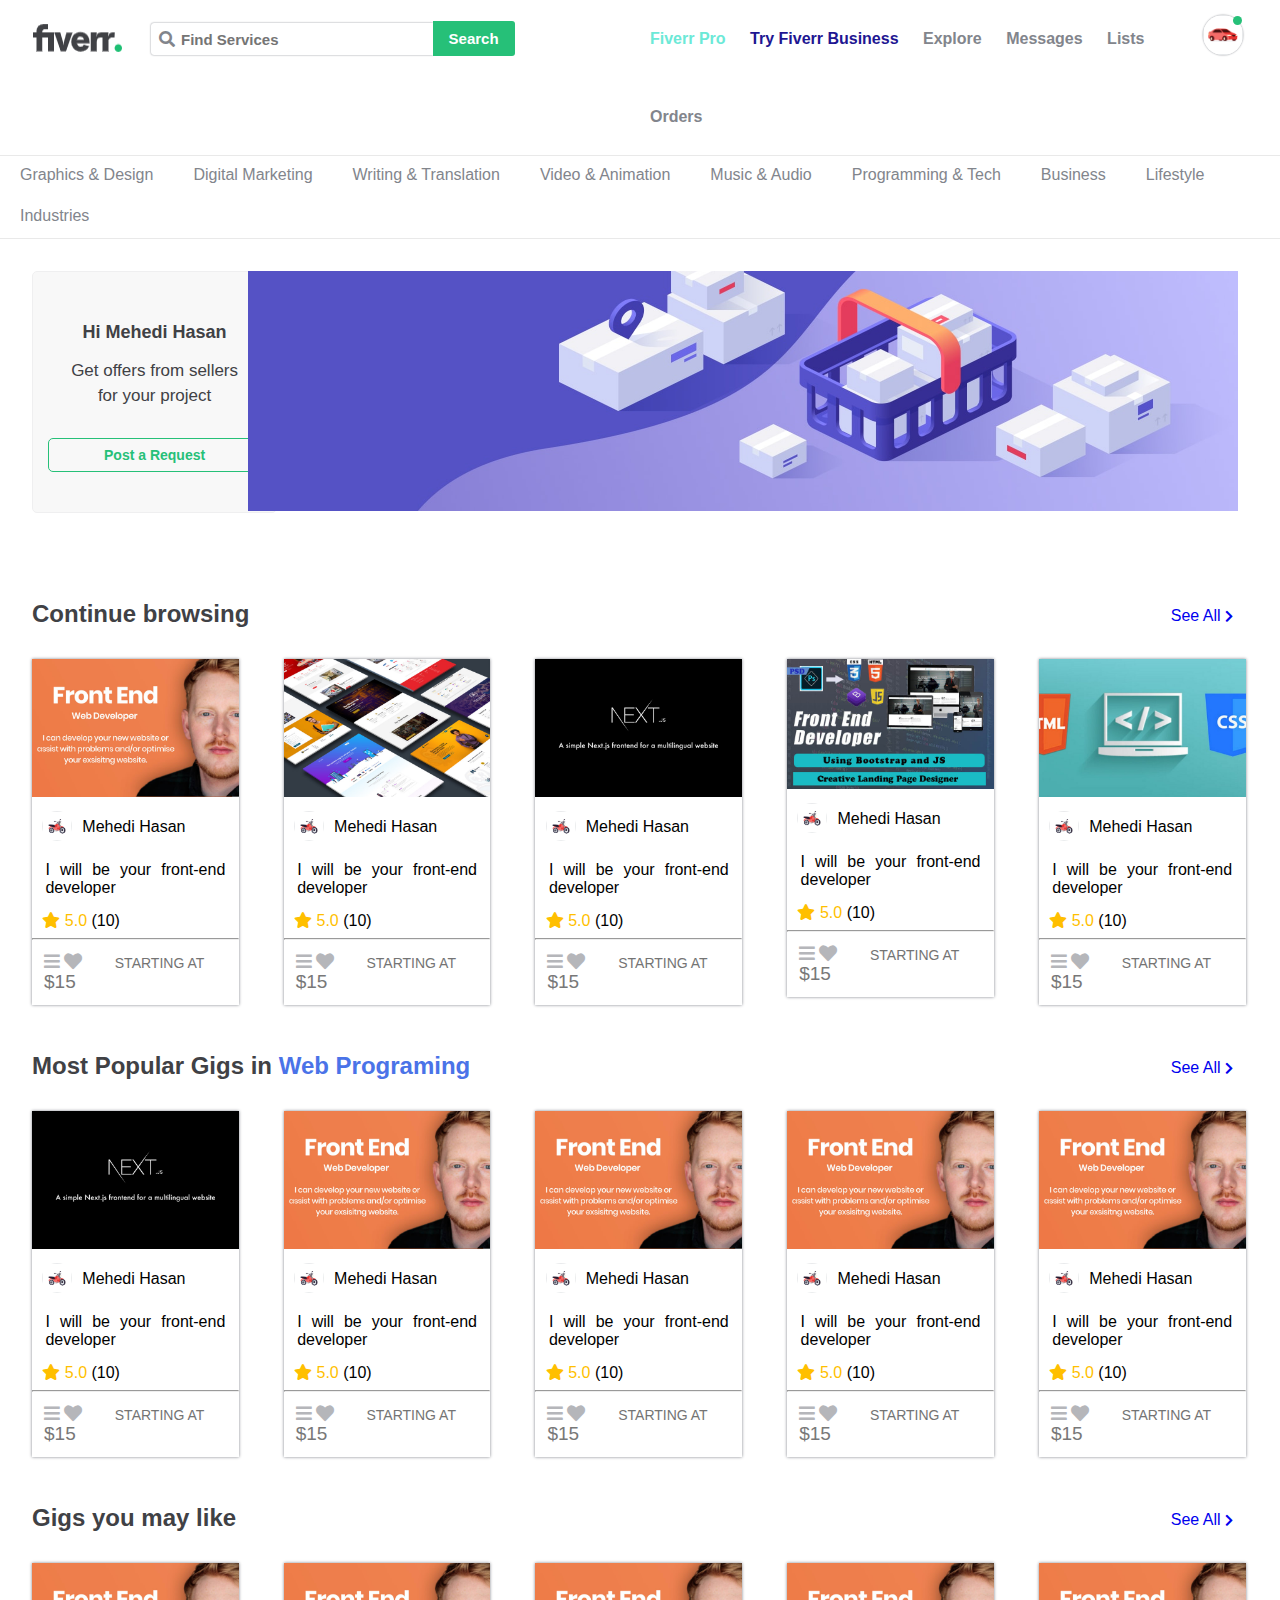
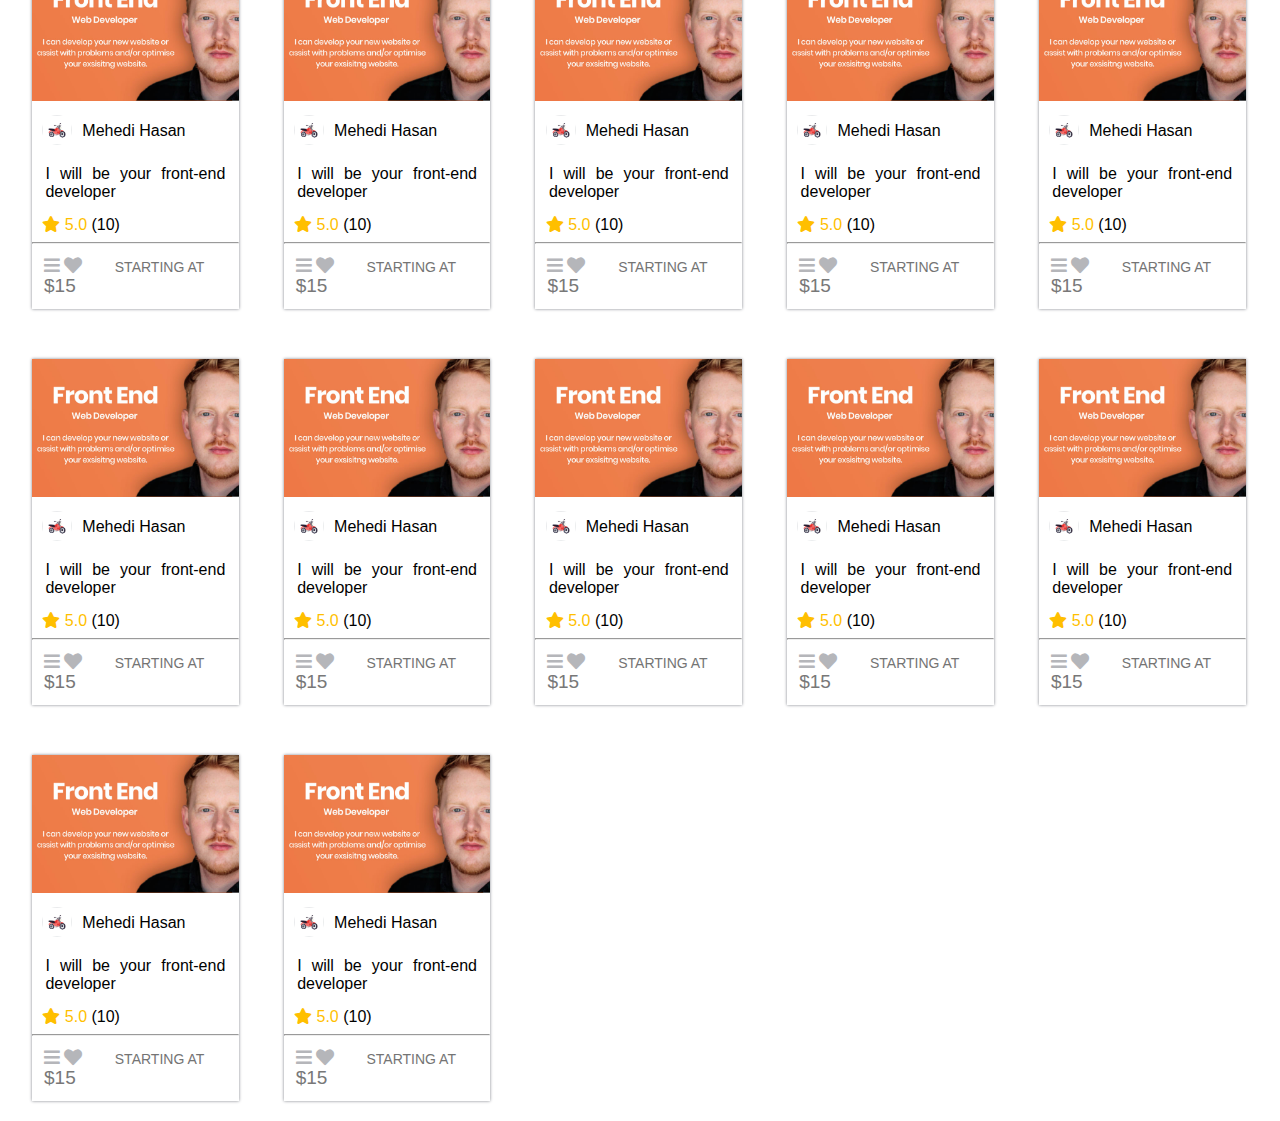
<file: index.html>
<!DOCTYPE html>
<html lang="en">
<head>
    <meta charset="UTF-8">
    <meta name="viewport" content="width=device-width, initial-scale=1.0">
    <title>Fiverr</title>
    <link rel="shortcut icon" href="image/fiverr.png" type="image/x-icon">
    <link rel="stylesheet" href="css/all.min.css">
    <link rel="stylesheet" href="css/style.css">
    
</head>
<body>
    <div class="Header">
        <div class="header_left">
            <div class="header_logo">
                <img src="image/Fiver_header.png" alt="">
            </div>
            <div class="textArea">
                <input type="text" placeholder="Find Services">
                <input type="submit" value="Search">
                <i class="fas fa-search"></i>
            </div>
        </div>

        <div class="header_right">
            <ul>
                <li><a href="#">Fiverr Pro</a></li>
                <li><a href="#">Try Fiverr Business</a></li>
                <li><a href="#">Explore</a></li>
                <li><a href="#">Messages</a></li>
                <li><a href="#">Lists</a></li>
                <li><a href="#">Orders</a></li>
            </ul>
            <div class="profile">
                <a href="#"><img src="image/cars.png" alt=""></a>
                <div class="circle"></div>
            </div>
        </div>
    </div>

    <div class="HeaderMenu">
        <div class="MenuBar">
            <ul>
                <li><a href="#">Graphics & Design</a>
                
                    <div class="Graphics">

                        <div class="one">
                            <ul>
                                <li><a href="#">Logo & Brand Identity</a></li>
                                <li><a href="#">Logo Design</a></li>
                                <li><a href="#">Brand Style Guides</a></li>
                                <li><a href="#">Business Cards & Stationery</a></li>
                            </ul>
                
                            <ul>
                                <li><a href="#">Gaming</a></li>
                                <li><a href="#">Game Art</a></li>
                                <li><a href="#">Graphics for Streamers</a></li>
                                <li><a href="#">Twitch Store</a></li>
                            </ul>
                
                            <ul>
                                <li><a href="#">Art & Illustration</a></li>
                                <li><a href="#">Illustration</a></li>
                                <li><a href="#">Pattern Design <span>NEW</span></a></li>
                                <li><a href="#">Portraits & Caricatures</a></li>
                                <li><a href="#">Cartoons & Comics</a></li>
                                <li><a href="#">Tattoo Design</a></li>
                                <li><a href="#">Storyboards</a></li>
                            </ul>
                        </div>
                
                        <div class="one">
                            <ul>
                                <li><a href="#">Visual Design</a></li>
                                <li><a href="#">Photoshop Editing</a></li>
                                <li><a href="#">Presentation Design</a></li>
                                <li><a href="#">Infographic Design</a></li>
                                <li><a href="#">Vector Tracing</a></li>
                                <li><a href="#">Resume Design</a></li>
                            </ul>
                
                            <ul>
                                <li><a href="#">Packaging & Labels</a></li>
                                <li><a href="#">Book Design</a></li>
                                <li><a href="#">Album Cover Design</a></li>
                                <li><a href="#">Podcast Cover Art<span>NEW</span></a></li>
                                <li><a href="#">Packaging Design</a></li>
                                <li><a href="#">Car Wraps</a></li>
                            </ul>
                        </div>
                
                
                        <div class="one">

                            <ul>
                                <li><a href="#">Web & Mobile</a></li>
                                <li><a href="#">Web & Mobile Design</a></li>
                                <li><a href="#">Social Media Design</a></li>
                                <li><a href="#">AR Filters & Lenses <span>NEW</span></a></li>
                                <li><a href="#">Web Banners</a></li>
                            </ul>
                
                            <ul>
                                
                                <li><a href="#">Architecture & Building Design</a></li>
                                <li><a href="#">Architecture & Interior Design</a></li>
                                <li><a href="#">Landscape Design</a></li>
                                <li><a href="#">Building Information Modeling</a></li>
                            </ul>
                
                            <ul>
                
                                <li><a href="#">Fashion & Merchandise</a></li>
                                <li><a href="#">Fashion Design <span>NEW</span></a></li>
                                <li><a href="#">T-Shirts & Merchandise</a></li>
                                <li><a href="#">Jewelry Design <span>NEW</span></a></li>
                            </ul>
                    
                        </div>
                
                        <div class="one">

                            <ul>
                                <li><a href="#">Print Design</a></li>
                                <li><a href="#">Flyer Design</a></li>
                                <li><a href="#">Brochure Design</a></li>
                                <li><a href="#">Signage Design <span>NEW</span></a></li>
                                <li><a href="#">Poster Design</a></li>
                                <li><a href="#">Catalog Design</a></li>
                                <li><a href="#">Menu Design</a></li>
                                <li><a href="#">Postcard Design</a></li>
                                <li><a href="#">Invitation Design</a></li>
                                <li><a href="#">Product & Characters Design</a></li>
                            </ul>
                
                            <ul>
                                
                                <li><a href="#">Industrial & Product Design <span>NEW</span></a></li>
                                <li><a href="#">Character Modeling</a></li>
                                <li><a href="#">Trade Booth Design</a></li>
                                <li><a href="#">Misc.</a></li>
                            </ul>

                            <ul>
                                <li><a href="#">Misc</a></li>
                                <li><a href="#">Other</a></li>
                            </ul>
                        </div>
                
                
                    </div>
                
                
                
                </li>
                <li><a href="#">Digital Marketing</a></li>
                <li><a href="#">Writing & Translation</a></li>
                <li><a href="#">Video & Animation</a></li>
                <li><a href="#">Music & Audio</a></li>
                <li><a href="#">Programming & Tech</a></li>
                <li><a href="#">Business</a></li>
                <li><a href="#">Lifestyle</a></li>
                <li><a href="#">Industries</a>
                
                
                    <div class="Industries">
                        <div class="Industries_mid">
                            <div class="leftPortion">
                                <ul>
                                    <li><a href="#">Fashion <span>NEW</span><i class="fas fa-chevron-right"></i></a>
                                    
                                        <div class="Fashion">
                                            <div class="FashionTop">
                                                <a href="#">Fashion</a>
                                                <p>Everything your fashion business needs.</p>
                                            </div>
                            
                                            <div class="FashionBottom">
                                                <div class="contents">
                                                    <ul>
                                                        <li><a href="#">Fashion Design</a></li>
                                                        <li><a href="#">Mood Boards & Trends</a></li>
                                                        <li><a href="#">Full Design Process</a></li>
                                                        <li><a href="#">Technical Drawing</a></li>
                                                        <li><a href="#">Pattern Making</a></li>
                                                        <li><a href="#">3D Garment Design</a></li>
                                                        <li><a href="#">Fashion Illustration</a></li>
                                                    </ul>
                                                </div>
                            
                                                <div class="contents">
                                                    <ul>
                                                        <li><a href="#">Fashion-Related Design</a></li>
                                                        <li><a href="#">Pattern Design</a></li>
                                                        <li><a href="#">T-Shirts & Merchandise</a></li>
                                                        <li><a href="#">Jewelry Design</a></li>
                                                    </ul>
                                                </div>
                            
                                                <div class="contents">
                                                    <ul>
                                                        <li><a href="#">Fashion Production</a></li>
                                                        <li><a href="#">Fashion Logo Design</a></li>
                                                        <li><a href="#">Fashion Logo Maker <span>NEW</span></a></li>
                                                        <li><a href="#">Vendor Management</a></li>
                                                        <li><a href="#">Label & Hang Tag</a></li>
                                                    </ul>
                                                </div>
                            
                                                <div class="contents">
                                                    <ul>
                                                        <li><a href="#">Fashion Showcase</a></li>
                                                        <li><a href="#">Fashion Styling</a></li>
                                                        <li><a href="#">Fashion Photography</a></li>
                                                        <li><a href="#">Photoshop Editing</a></li>
                                                    </ul>
                                                </div>
                                            </div>
                                        </div>
                                    
                                    
                                    </li>
                                    <li><a href="#">Gaming<i class="fas fa-chevron-right"></i></a>
                                    
                                        <div class="Gaming">
                                            <div class="GamingTop">
                                                <a href="#">Gaming</a>
                                                <p>Build your game. Brand your stream. Play to win.</p>
                                            </div>
                    
                                            <div class="GamingBottom">
                                                <div class="contents">
                                                    <ul>
                                                        <li><a href="#">Game Creation</a></li>
                                                        <li><a href="#">Game Development</a></li>
                                                        <li><a href="#">Game Art</a></li>
                                                        <li><a href="#">Character Design</a></li>
                                                        <li><a href="#">Producers & Composers</a></li>
                                                        <li><a href="#">Character Animation</a></li>
                                                        <li><a href="#">Sound Design</a></li>
                                                        <li><a href="#">User Testing</a></li>
                                                    </ul>
                                                </div>
                                    
                                                <div class="contents">
                                                    <ul>
                                                        <li><a href="#">Gamers & Streamers</a></li>
                                                        <li><a href="#">Graphics for Streamers</a></li>
                                                        <li><a href="#">Animation for Streamers</a></li>
                                                        <li><a href="#">Game Coaching</a></li>
                                                        <li><a href="#">Game Sessions</a></li>
                                                        <li><a href="#">Video Editing</a></li>
                                                        <li><a href="#">Gaming Logo Maker <span>NEW</span></a></li>
                                                        <li><a href="#">Twitch</a></li>
                                                    </ul>
                                                </div>
                                    
                                            </div>
                                    
                                        </div>
                
                                    </li>
                                    <li><a href="#">E-Commerce<i class="fas fa-chevron-right"></i></a>
                                    
                                        <div class="E-Commerce">
                                            <div class="E-CommerceTop">
                                                <a href="#">E-Commerce</a>
                                                <p>Find everything you need to grow your e-commerce business.</p>
                                            </div>
                    
                                            <div class="E-CommerceBottom">
                                                <div class="contents">
                                                    <ul>
                                                        <li><a href="#">Online Store</a></li>
                                                        <li><a href="#">Website Creation</a></li>
                                                        <li><a href="#">Website Design</a></li>
                                                        <li><a href="#">Website Content</a></li>
                                                        <li><a href="#">Technical SEO</a></li>
                                                        <li><a href="#">DropshippingNEW</a></li>
                                                        <li><a href="#">Shopify Expert</a></li>
                                                        <li><a href="#">E-Commerce Logo Maker <span>NEW</span></a></li>
                                                    </ul>
                                                </div>
                
                                                <div class="contents">
                                                    <ul>
                                                        <li><a href="#">Marketplace Listing</a></li>
                                                        <li><a href="#">Product Descriptions</a></li>
                                                        <li><a href="#">Product Photography</a></li>
                                                        <li><a href="#">Photoshop Editing</a></li>
                                                        <li><a href="#">Translation</a></li>
                                                        <li><a href="#">E-Commerce Management</a></li>
                                                    </ul>
                                                </div>
                
                                                <div class="contents">
                                                    <ul>
                                                        <li><a href="#">E-Commerce Marketing</a></li>
                                                        <li><a href="#">Marketing Strategy</a></li>
                                                        <li><a href="#">Social Media Marketing</a></li>
                                                        <li><a href="#">SEO/a></li>
                                                        <li><a href="#">SEM/a></li>
                                                        <li><a href="#">Short Video Ads</a></li>
                                                    </ul>
                                                </div>
                                    
                                            </div>
                                    
                                        </div> 
                            
                                    </li>
                                    <li><a href="#">Book & eBook Publishing<i class="fas fa-chevron-right"></i></a>
                
                                        <div class="Book">
                                            <div class="BookTop">
                                                <a href="#">Book & eBook Publishing</a>
                                                <p>Write, design, and promote your bestseller.</p>
                                            </div>
                    
                                            <div class="BookBottom">
                                                <div class="contents">
                                                    <ul>
                                                        <li><a href="#">Write & Edit Your Book</a></li>
                                                        <li><a href="#">Book Writing</a></li>
                                                        <li><a href="#">Proofreading & Editing</a></li>
                                                    </ul>
                                                </div>
                
                                                <div class="contents">
                                                    <ul>
                                                        <li><a href="#">Design Your Book</a></li>
                                                        <li><a href="#">Book Covers</a></li>
                                                        <li><a href="#">Book Layout Design</a></li>
                                                        <li><a href="#">Illustration</a></li>
                                                    </ul>
                                                </div>
                
                                                <div class="contents">
                                                    <ul>
                                                        <li><a href="#">Promote Your Book</a></li>
                                                        <li><a href="#">Book Blurbs</a></li>
                                                        <li><a href="#">Book Trailers</a></li>
                                                        <li><a href="#">Book Marketing</a></li>
                                                    </ul>
                                                </div>
                
                                                <div class="contents">
                                                    <ul>
                                                        <li><a href="#">Format Your Book</a></li>
                                                        <li><a href="#">Convert to eBook</a></li>
                                                        <li><a href="#">Audiobook Production</a></li>
                                                    </ul>
                                                </div>
                                    
                                            </div>
                                    
                                        </div> 
                                    
                                    </li>
                                    <li><a href="#">Podcasting<i class="fas fa-chevron-right"></i></a>
                                    
                                        <div class="Podcast">
                                            <div class="PodcastTop">
                                                <a href="#">Podcast Creation</a>
                                                <p>All the services you need to start and promote your podcast.</p>
                                            </div>
                
                                            <div class="PodcastBottom">
                                                <div class="contents">
                                                    <ul>
                                                        <li><a href="#">Podcast Creation</a></li>
                                                        <li><a href="#">Podcast Editing</a></li>
                                                        <li><a href="#">Sound Design <span>NEW</span></a></li>
                                                        <li><a href="#">Podcast Content</a></li>
                                                    </ul>
                                                </div>
                
                                                <div class="contents">
                                                    <ul>
                                                        <li><a href="#">Branding & Promotion</a></li>
                                                        <li><a href="#">Podcast Cover Art</a></li>
                                                        <li><a href="#">Podcast Show Notes</a></li>
                                                        <li><a href="#">Podcast Promotion</a></li>
                                                        <li><a href="#">Podcast Logo Maker <span>NEW</span></a></li>
                                                    </ul>
                                                </div>
                                            </div>
                
                                        </div> 
                
                                    </li>
                                    <li><a href="#">Influencers<i class="fas fa-chevron-right"></i></a>
                                    
                                        <div class="Influencers">
                                            <div class="InfluencersTop">
                                                <a href="#">Influencers</a>
                                                <p>Top handpicked services to help you grow your influencer channels.</p>
                                            </div>
                
                                            <div class="InfluencersBottom">
                                                <div class="contents">
                                                    <ul>
                                                        <li><a href="#">Services</a></li>
                                                        <li><a href="#">Web & Blog Services</a></li>
                                                        <li><a href="#">YouTube Services</a></li>
                                                        <li><a href="#">Instagram Services</a></li>
                                                        <li><a href="#">Facebook Services</a></li>
                                                    </ul>
                                                </div>
                                            </div>
                
                                        </div> 
                                    
                                    </li>
                                    <li><a href="#">Architecture<i class="fas fa-chevron-right"></i></a>
                        
                                        <div class="Architecture">
                                            <div class="ArchitectureTop">
                                                <a href="#">Architecture</a>
                                                <p>Craft your Architectural & Building Design projects.</p>
                                            </div>
                
                                            <div class="ArchitectureBottom">
                                                <div class="contents">
                                                    <ul>
                                                        <li><a href="#">Architecture & Interior Design</a></li>
                                                        <li><a href="#">2D Drawing & Floor Plans</a></li>
                                                        <li><a href="#">3D Modeling & Rendering</a></li>
                                                        <li><a href="#">Planning & Design</a></li>
                                                        <li><a href="#">Virtual Staging</a></li>
                                                        <li><a href="#">Diagrams & Mapping</a></li>
                                                    </ul>
                                                </div>
                
                                                <div class="contents">
                                                    <ul>
                                                        <li><a href="#">Landscape Design</a></li>
                                                        <li><a href="#">2D Drawing & Site Plan</a></li>
                                                        <li><a href="#">3D Modeling & Rendering</a></li>
                                                </div>
                
                                                <div class="contents">
                                                    <ul>
                                                        <li><a href="#">Planning & Design</a></li>
                                                        <li><a href="#">Building Information Modeling</a></li>
                                                        <li><a href="#">BIM 3D Modeling</a></li>
                                                        <li><a href="#">BIM Family Creation</a></li>
                                                </div>
                                            </div>
                
                                        </div> 
                
                                    </li>
                                    <li><a href="#">Real Estate<i class="fas fa-chevron-right"></i></a>
                                        
                                        <div class="Estate">
                                            <div class="EstateTop">
                                                <a href="#">Real Estate</a>
                                                <p>Build, grow and scale your Real Estate business.</p>
                                            </div>
                
                                            <div class="EstateBottom">
                                                <div class="contents">
                                                    <ul>
                                                        <li><a href="#">Brand Your Agency</a></li>
                                                        <li><a href="#">Web & Mobile Design</a></li>
                                                        <li><a href="#">Build Your Website</a></li>
                                                        <li><a href="#">Logo Design</a></li>
                                                        <li><a href="#">Real Estate Logo Maker <span>NEW</span></a></li>
                                                        <li><a href="#">Business Cards</a></li>
                                                        <li><a href="#">Articles & Blog Posts</a></li>
                                                        <li><a href="#">Email Marketing</a></li>
                                                    </ul>
                                                </div>
                
                                                <div class="contents">
                                                    <ul>
                                                        <li><a href="#">Promote Your Listings</a></li>
                                                        <li><a href="#">Virtual Staging</a></li>
                                                        <li><a href="#">3D Floor Plans</a></li>
                                                        <li><a href="#">Local Photography</a></li>
                                                        <li><a href="#">Brochure Design <span>NEW</span></a></li>
                                                        <li><a href="#">Business Cards</a></li>
                                                        <li><a href="#">Real Estate Promos</a></li>
                                                        <li><a href="#">Photoshop Editing</a></li>
                                                    </ul>
                                                </div>
                                            </div>
                
                                        </div> 
                                    
                                    
                                    </li>
                                </ul>
                            </div>
                        </div>
                    </div>
                
                
                
                </li>
            </ul>
        </div>
    </div>

    <div class="Content1">
        <div class="Content_mid">
            <div class="request">
                <h6>Hi Mehedi Hasan</h6>
                <p>Get offers from sellers for your project</p>

                <a href="#">Post a Request</a>
            </div>

            <div class="slide">
                <img src="image/Dropshipping - hero banner desktop.jpg" alt="">
            </div>
        </div>
    </div>

    <div class="browsing">
        <h4>Continue browsing</h4>
        <a href="#">See All <i class="fas fa-chevron-right"></i></a>
    </div>

    <div class="browser_mid">
        <div class="Gigbox">
            <div class="top">
                <img src="image/gigCover.jpg" alt="">
            </div>
    
            <div class="middle">
                <div class="username">
                    <img src="image/rides.png" alt="">
                    <p>Mehedi Hasan</p>
                </div>
    
                <div class="gigname">
                    <p>I will be your front-end developer</p>
                </div>
    
                <div class="review">
                    <p><i class="fas fa-star"></i> <span>5.0</span> (10)</p>
                </div>
            </div>
    
            <hr>
    
            <div class="bottom">
                <p><i class="fas fa-bars"></i> <i class="fas fa-heart"></i>
                Starting AT <span>$15</span></p>
            </div>
        </div>

        <div class="Gigbox">
            <div class="top">
                <img src="image/gigCover1.jpg" alt="">
            </div>
    
            <div class="middle">
                <div class="username">
                    <img src="image/rides.png" alt="">
                    <p>Mehedi Hasan</p>
                </div>
    
                <div class="gigname">
                    <p>I will be your front-end developer</p>
                </div>
    
                <div class="review">
                    <p><i class="fas fa-star"></i> <span>5.0</span> (10)</p>
                </div>
            </div>
    
            <hr>
    
            <div class="bottom">
                <p><i class="fas fa-bars"></i> <i class="fas fa-heart"></i>
                Starting AT <span>$15</span></p>
            </div>
        </div>

        <div class="Gigbox">
            <div class="top">
                <img src="image/gigCover2.png" alt="">
            </div>
    
            <div class="middle">
                <div class="username">
                    <img src="image/rides.png" alt="">
                    <p>Mehedi Hasan</p>
                </div>
    
                <div class="gigname">
                    <p>I will be your front-end developer</p>
                </div>
    
                <div class="review">
                    <p><i class="fas fa-star"></i> <span>5.0</span> (10)</p>
                </div>
            </div>
    
            <hr>
    
            <div class="bottom">
                <p><i class="fas fa-bars"></i> <i class="fas fa-heart"></i>
                Starting AT <span>$15</span></p>
            </div>
        </div>

        <div class="Gigbox">
            <div class="top">
                <img src="image/gigCover3.jpg" alt="">
            </div>
    
            <div class="middle">
                <div class="username">
                    <img src="image/rides.png" alt="">
                    <p>Mehedi Hasan</p>
                </div>
    
                <div class="gigname">
                    <p>I will be your front-end developer</p>
                </div>
    
                <div class="review">
                    <p><i class="fas fa-star"></i> <span>5.0</span> (10)</p>
                </div>
            </div>
    
            <hr>
    
            <div class="bottom">
                <p><i class="fas fa-bars"></i> <i class="fas fa-heart"></i>
                Starting AT <span>$15</span></p>
            </div>
        </div>
        

        <div class="Gigbox noMargin">
            <div class="top">
                <img src="image/gigCover5.jpg" alt="">
            </div>
    
            <div class="middle">
                <div class="username">
                    <img src="image/rides.png" alt="">
                    <p>Mehedi Hasan</p>
                </div>
    
                <div class="gigname">
                    <p>I will be your front-end developer</p>
                </div>
    
                <div class="review">
                    <p><i class="fas fa-star"></i> <span>5.0</span> (10)</p>
                </div>
            </div>
    
            <hr>
    
            <div class="bottom">
                <p><i class="fas fa-bars"></i> <i class="fas fa-heart"></i>
                Starting AT <span>$15</span></p>
            </div>
        </div>
    </div>

    <div class="browsing">
        <h4>Most Popular Gigs in <span>Web Programing</span></h4>
        <a href="#">See All <i class="fas fa-chevron-right"></i></a>
    </div>

    <div class="browser_mid">
        <div class="Gigbox">
            <div class="top">
                <img src="image/gigCover2.png" alt="">
            </div>
    
            <div class="middle">
                <div class="username">
                    <img src="image/rides.png" alt="">
                    <p>Mehedi Hasan</p>
                </div>
    
                <div class="gigname">
                    <p>I will be your front-end developer</p>
                </div>
    
                <div class="review">
                    <p><i class="fas fa-star"></i> <span>5.0</span> (10)</p>
                </div>
            </div>
    
            <hr>
    
            <div class="bottom">
                <p><i class="fas fa-bars"></i> <i class="fas fa-heart"></i>
                Starting AT <span>$15</span></p>
            </div>
        </div>

        <div class="Gigbox">
            <div class="top">
                <img src="image/gigCover.jpg" alt="">
            </div>
    
            <div class="middle">
                <div class="username">
                    <img src="image/rides.png" alt="">
                    <p>Mehedi Hasan</p>
                </div>
    
                <div class="gigname">
                    <p>I will be your front-end developer</p>
                </div>
    
                <div class="review">
                    <p><i class="fas fa-star"></i> <span>5.0</span> (10)</p>
                </div>
            </div>
    
            <hr>
    
            <div class="bottom">
                <p><i class="fas fa-bars"></i> <i class="fas fa-heart"></i>
                Starting AT <span>$15</span></p>
            </div>
        </div>

        <div class="Gigbox">
            <div class="top">
                <img src="image/gigCover.jpg" alt="">
            </div>
    
            <div class="middle">
                <div class="username">
                    <img src="image/rides.png" alt="">
                    <p>Mehedi Hasan</p>
                </div>
    
                <div class="gigname">
                    <p>I will be your front-end developer</p>
                </div>
    
                <div class="review">
                    <p><i class="fas fa-star"></i> <span>5.0</span> (10)</p>
                </div>
            </div>
    
            <hr>
    
            <div class="bottom">
                <p><i class="fas fa-bars"></i> <i class="fas fa-heart"></i>
                Starting AT <span>$15</span></p>
            </div>
        </div>

        <div class="Gigbox">
            <div class="top">
                <img src="image/gigCover.jpg" alt="">
            </div>
    
            <div class="middle">
                <div class="username">
                    <img src="image/rides.png" alt="">
                    <p>Mehedi Hasan</p>
                </div>
    
                <div class="gigname">
                    <p>I will be your front-end developer</p>
                </div>
    
                <div class="review">
                    <p><i class="fas fa-star"></i> <span>5.0</span> (10)</p>
                </div>
            </div>
    
            <hr>
    
            <div class="bottom">
                <p><i class="fas fa-bars"></i> <i class="fas fa-heart"></i>
                Starting AT <span>$15</span></p>
            </div>
        </div>
        

        <div class="Gigbox noMargin">
            <div class="top">
                <img src="image/gigCover.jpg" alt="">
            </div>
    
            <div class="middle">
                <div class="username">
                    <img src="image/rides.png" alt="">
                    <p>Mehedi Hasan</p>
                </div>
    
                <div class="gigname">
                    <p>I will be your front-end developer</p>
                </div>
    
                <div class="review">
                    <p><i class="fas fa-star"></i> <span>5.0</span> (10)</p>
                </div>
            </div>
    
            <hr>
    
            <div class="bottom">
                <p><i class="fas fa-bars"></i> <i class="fas fa-heart"></i>
                Starting AT <span>$15</span></p>
            </div>
        </div>
    </div>

    <div class="browsing">
        <h4>Gigs you may like</h4>
        <a href="#">See All <i class="fas fa-chevron-right"></i></a>
    </div>

    <div class="browser_mid">
        <div class="Gigbox">
            <div class="top">
                <img src="image/gigCover.jpg" alt="">
            </div>
    
            <div class="middle">
                <div class="username">
                    <img src="image/rides.png" alt="">
                    <p>Mehedi Hasan</p>
                </div>
    
                <div class="gigname">
                    <p>I will be your front-end developer</p>
                </div>
    
                <div class="review">
                    <p><i class="fas fa-star"></i> <span>5.0</span> (10)</p>
                </div>
            </div>
    
            <hr>
    
            <div class="bottom">
                <p><i class="fas fa-bars"></i> <i class="fas fa-heart"></i>
                Starting AT <span>$15</span></p>
            </div>
        </div>

        <div class="Gigbox">
            <div class="top">
                <img src="image/gigCover.jpg" alt="">
            </div>
    
            <div class="middle">
                <div class="username">
                    <img src="image/rides.png" alt="">
                    <p>Mehedi Hasan</p>
                </div>
    
                <div class="gigname">
                    <p>I will be your front-end developer</p>
                </div>
    
                <div class="review">
                    <p><i class="fas fa-star"></i> <span>5.0</span> (10)</p>
                </div>
            </div>
    
            <hr>
    
            <div class="bottom">
                <p><i class="fas fa-bars"></i> <i class="fas fa-heart"></i>
                Starting AT <span>$15</span></p>
            </div>
        </div>

        <div class="Gigbox">
            <div class="top">
                <img src="image/gigCover.jpg" alt="">
            </div>
    
            <div class="middle">
                <div class="username">
                    <img src="image/rides.png" alt="">
                    <p>Mehedi Hasan</p>
                </div>
    
                <div class="gigname">
                    <p>I will be your front-end developer</p>
                </div>
    
                <div class="review">
                    <p><i class="fas fa-star"></i> <span>5.0</span> (10)</p>
                </div>
            </div>
    
            <hr>
    
            <div class="bottom">
                <p><i class="fas fa-bars"></i> <i class="fas fa-heart"></i>
                Starting AT <span>$15</span></p>
            </div>
        </div>

        <div class="Gigbox">
            <div class="top">
                <img src="image/gigCover.jpg" alt="">
            </div>
    
            <div class="middle">
                <div class="username">
                    <img src="image/rides.png" alt="">
                    <p>Mehedi Hasan</p>
                </div>
    
                <div class="gigname">
                    <p>I will be your front-end developer</p>
                </div>
    
                <div class="review">
                    <p><i class="fas fa-star"></i> <span>5.0</span> (10)</p>
                </div>
            </div>
    
            <hr>
    
            <div class="bottom">
                <p><i class="fas fa-bars"></i> <i class="fas fa-heart"></i>
                Starting AT <span>$15</span></p>
            </div>
        </div>
        

        <div class="Gigbox noMargin">
            <div class="top">
                <img src="image/gigCover.jpg" alt="">
            </div>
    
            <div class="middle">
                <div class="username">
                    <img src="image/rides.png" alt="">
                    <p>Mehedi Hasan</p>
                </div>
    
                <div class="gigname">
                    <p>I will be your front-end developer</p>
                </div>
    
                <div class="review">
                    <p><i class="fas fa-star"></i> <span>5.0</span> (10)</p>
                </div>
            </div>
    
            <hr>
    
            <div class="bottom">
                <p><i class="fas fa-bars"></i> <i class="fas fa-heart"></i>
                Starting AT <span>$15</span></p>
            </div>
        </div>
    </div>

    <div class="browser_mid">
        <div class="Gigbox">
            <div class="top">
                <img src="image/gigCover.jpg" alt="">
            </div>
    
            <div class="middle">
                <div class="username">
                    <img src="image/rides.png" alt="">
                    <p>Mehedi Hasan</p>
                </div>
    
                <div class="gigname">
                    <p>I will be your front-end developer</p>
                </div>
    
                <div class="review">
                    <p><i class="fas fa-star"></i> <span>5.0</span> (10)</p>
                </div>
            </div>
    
            <hr>
    
            <div class="bottom">
                <p><i class="fas fa-bars"></i> <i class="fas fa-heart"></i>
                Starting AT <span>$15</span></p>
            </div>
        </div>

        <div class="Gigbox">
            <div class="top">
                <img src="image/gigCover.jpg" alt="">
            </div>
    
            <div class="middle">
                <div class="username">
                    <img src="image/rides.png" alt="">
                    <p>Mehedi Hasan</p>
                </div>
    
                <div class="gigname">
                    <p>I will be your front-end developer</p>
                </div>
    
                <div class="review">
                    <p><i class="fas fa-star"></i> <span>5.0</span> (10)</p>
                </div>
            </div>
    
            <hr>
    
            <div class="bottom">
                <p><i class="fas fa-bars"></i> <i class="fas fa-heart"></i>
                Starting AT <span>$15</span></p>
            </div>
        </div>

        <div class="Gigbox">
            <div class="top">
                <img src="image/gigCover.jpg" alt="">
            </div>
    
            <div class="middle">
                <div class="username">
                    <img src="image/rides.png" alt="">
                    <p>Mehedi Hasan</p>
                </div>
    
                <div class="gigname">
                    <p>I will be your front-end developer</p>
                </div>
    
                <div class="review">
                    <p><i class="fas fa-star"></i> <span>5.0</span> (10)</p>
                </div>
            </div>
    
            <hr>
    
            <div class="bottom">
                <p><i class="fas fa-bars"></i> <i class="fas fa-heart"></i>
                Starting AT <span>$15</span></p>
            </div>
        </div>

        <div class="Gigbox">
            <div class="top">
                <img src="image/gigCover.jpg" alt="">
            </div>
    
            <div class="middle">
                <div class="username">
                    <img src="image/rides.png" alt="">
                    <p>Mehedi Hasan</p>
                </div>
    
                <div class="gigname">
                    <p>I will be your front-end developer</p>
                </div>
    
                <div class="review">
                    <p><i class="fas fa-star"></i> <span>5.0</span> (10)</p>
                </div>
            </div>
    
            <hr>
    
            <div class="bottom">
                <p><i class="fas fa-bars"></i> <i class="fas fa-heart"></i>
                Starting AT <span>$15</span></p>
            </div>
        </div>
        

        <div class="Gigbox noMargin">
            <div class="top">
                <img src="image/gigCover.jpg" alt="">
            </div>
    
            <div class="middle">
                <div class="username">
                    <img src="image/rides.png" alt="">
                    <p>Mehedi Hasan</p>
                </div>
    
                <div class="gigname">
                    <p>I will be your front-end developer</p>
                </div>
    
                <div class="review">
                    <p><i class="fas fa-star"></i> <span>5.0</span> (10)</p>
                </div>
            </div>
    
            <hr>
    
            <div class="bottom">
                <p><i class="fas fa-bars"></i> <i class="fas fa-heart"></i>
                Starting AT <span>$15</span></p>
            </div>
        </div>
    </div>

    <div class="browser_mid">
        <div class="Gigbox">
            <div class="top">
                <img src="image/gigCover.jpg" alt="">
            </div>
    
            <div class="middle">
                <div class="username">
                    <img src="image/rides.png" alt="">
                    <p>Mehedi Hasan</p>
                </div>
    
                <div class="gigname">
                    <p>I will be your front-end developer</p>
                </div>
    
                <div class="review">
                    <p><i class="fas fa-star"></i> <span>5.0</span> (10)</p>
                </div>
            </div>
    
            <hr>
    
            <div class="bottom">
                <p><i class="fas fa-bars"></i> <i class="fas fa-heart"></i>
                Starting AT <span>$15</span></p>
            </div>
        </div>

        <div class="Gigbox">
            <div class="top">
                <img src="image/gigCover.jpg" alt="">
            </div>
    
            <div class="middle">
                <div class="username">
                    <img src="image/rides.png" alt="">
                    <p>Mehedi Hasan</p>
                </div>
    
                <div class="gigname">
                    <p>I will be your front-end developer</p>
                </div>
    
                <div class="review">
                    <p><i class="fas fa-star"></i> <span>5.0</span> (10)</p>
                </div>
            </div>
    
            <hr>
    
            <div class="bottom">
                <p><i class="fas fa-bars"></i> <i class="fas fa-heart"></i>
                Starting AT <span>$15</span></p>
            </div>
        </div>

    </div>
    
</body>
</html>
</file>
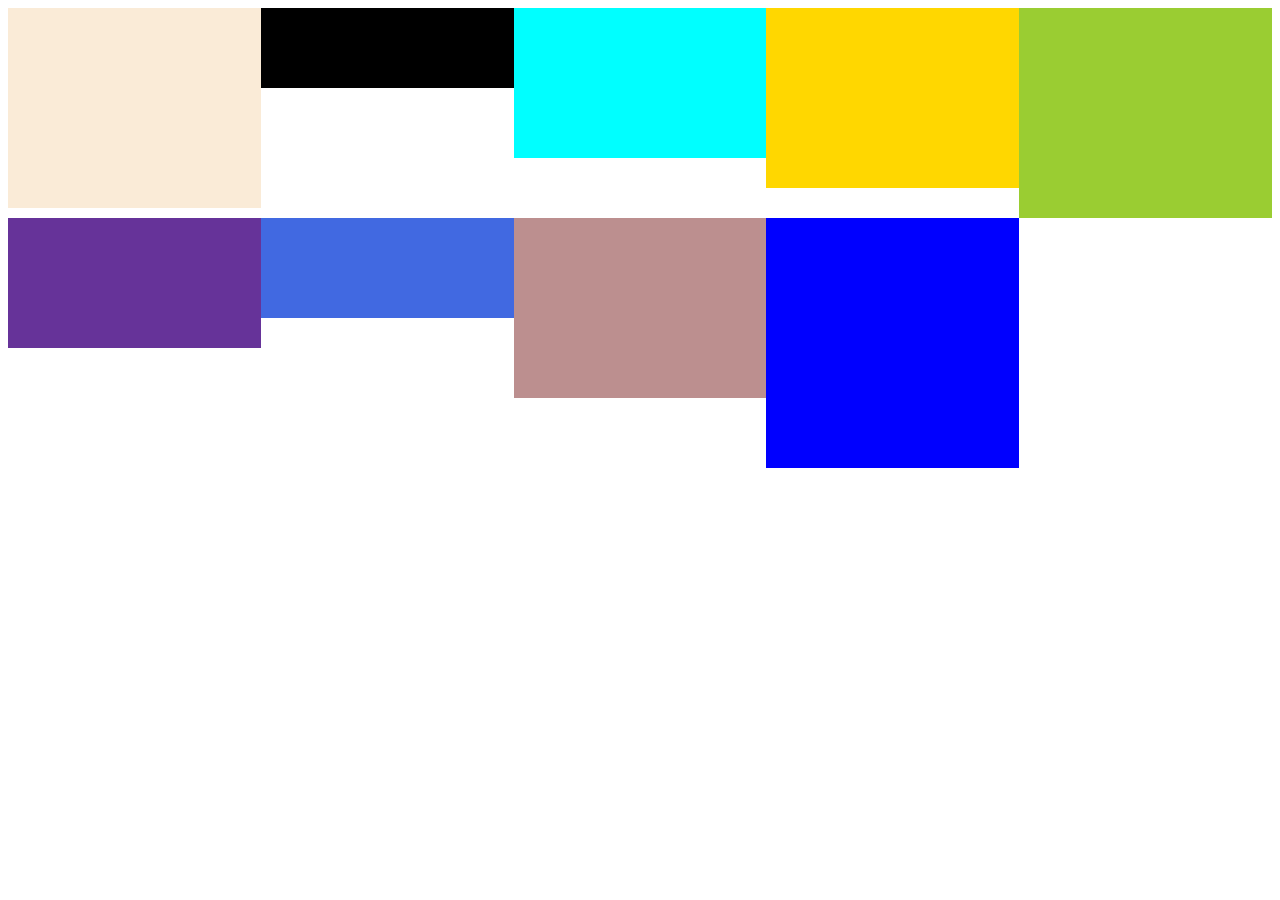
<file: dsada.html>
<!DOCTYPE html>
<html lang="en">
<head>
    <meta charset="UTF-8">
    <meta name="viewport" content="width=device-width, initial-scale=1.0">
    <title>Document</title>
</head>
<body>
    <div class="div" style="width: 100%; height: 500px;">
        <div class="div" style="width: 20%; height: 200px; float: left; background-color: antiquewhite;"></div>
        <div class="div" style="width: 20%; height: 80px; float: left; background-color: black;"></div>
        <div class="div" style="width: 20%; height: 150px; float: left; background-color: aqua;"></div>
        <div class="div" style="width: 20%; height: 180px; float: left; background-color: gold;"></div>
        <div class="div" style="width: 20%; height: 210px; float: left; background-color: yellowgreen;"></div>
        <div class="div" style="width: 20%; height: 130px; float: left; background-color: rebeccapurple;"></div>
        <div class="div" style="width: 20%; height: 100px; float: left; background-color: royalblue;"></div>
        <div class="div" style="width: 20%; height: 180px; float: left; background-color: rosybrown;"></div>
        <div class="div" style="width: 20%; height: 250px; float: left; background-color: blue;"></div>
    </div>
</body>
</html>
</file>
<file: css/style.css>
*{
    margin: 0px;
    padding: 0px;
    font-family: 'Aerial', sans-serif;
}

ul,li{
    list-style: none;
}

a{
    text-decoration: none;
}

.Header{
    background-color: white;
}

.Header::after{
    content: "";
    display: block;
    clear: both;
}

.header_left{
    width: 50%;
    float: left;
}

.header_left::after{
    content: "";
    display: block;
    clear: both;
}

.header_logo{
    width: 20%;
    float: left;
}

.header_logo img{
    width: 97px;
    height: 38px;
    display: block;
    margin: 20px 0px 20px 28px;
}

.textArea{
    width: 44%;
    float: left;
    margin: 23px;
    position: relative;
}

.textArea::after{
    content: "";
    display: block;
    clear: both;
}

.textArea input[type="text"]{
    width: 100%;
    height: 32px;
    padding-left: 30px;
    margin: none;
    border: none;
    outline: none;
    box-shadow: 0px 0px 2px #82858C;
    box-sizing: border-box;
    border-radius: 3px 0px 0px 3px;
    font-size: 15px;
    color: #82858C;
}

.textArea input[type="text"]::placeholder{
    font-weight: bold;
}

.textArea input[type="submit"]{
    padding: 9px 16px;
    border: none;
    outline: none;
    background-color: #26C078;
    box-sizing: border-box;
    color: white;
    font-weight: bold;
    font-size: 15px;
    position: absolute;
    left: 100%;
    top: -5%;
    border-radius: 0px 3px 3px 0px;
}

.textArea i{
    position: absolute;
    top: 25%;
    left: 3%;
    color: #82858C;
}

.textArea input[submit]{
    width: 20%;
    float: left;
}

.header_right{
    width: 50%;
    float: left;
}

.header_right::after{
    content: "";
    display: block;
    clear: both;
}

.header_right ul{
    width: 88%;
    float: left;
}

.header_right ul li{
    display: inline-block;
    margin: 0px 10px;
    padding: 30px 0px;
}

.header_right ul li a{
    font-weight: bold;
    color: #82858C;
}

.header_right ul li a:hover{
    color: #26C078;
}

.header_right ul li:nth-child(1) a{
    color: #6CE9D7;
}

.header_right ul li:nth-child(1) a:hover{
    opacity: 0.7;
}

.header_right ul li:nth-child(2) a{
    color: #1E1692;
}

.profile{
    width: 10%;
    float: left;
    margin-top: 15px;
    position: relative;
}

.profile img{
    width: 40px;
    height: 40px;
    border-radius: 50%;
    box-shadow: 0px 0px 2px #82858C;
}

.circle{
    width: 9px;
    height: 9px;
    border-radius: 50%;
    background-color: #26C078;

    position: absolute;
    left: 30px;
    top: 1px;
}

.HeaderMenu{
    width: 100%;
}

.MenuBar{
    
    margin: auto;
    position: relative;
    box-shadow: 0px 0px 1px #7F7F7F;
}

.MenuBar ul{
    display: table;
    margin: auto;
}

.MenuBar ul li{
    display: inline-block;
    padding: 10px 0px;
    margin: 0px 20px;
    border-bottom: 3px solid transparent;
}

.MenuBar ul li a{
    color: #82858C;
}

.MenuBar ul li:hover{
    border-bottom: 3px solid #26C078;
}

.MenuBar ul li:hover .Industries{
    display: block;
}

.Graphics{
    width: 90%;
    margin: auto;
    box-shadow: 0px 0px 2px #404145;
    position: absolute;
    top: 100%;
    left: 12px;
    background-color: white;
    display: none;
}

.MenuBar ul li:hover .Graphics{
    display: block;
}

.Graphics::after{
    content: "";
    display: block;
    clear: both;
}

.one{
    width: 25%;
    float: left;
    padding: 22px 0px;
}

.one ul{
    margin-left: 27px;
    margin-bottom: 20px;
}

.one ul li{
    width: 80%;
    margin: auto;
    padding: 12px 0px;
}

.one ul li:nth-child(1) a{
    color: #404145;
    font-weight: bold;
}

.one ul li a{
    color: #82858C;
}

.one ul li a span{
    font-size: 11px;
    color: #FF64AE;
    padding: 1px 5px;
    border: 1px solid #FF64AE;
    border-radius: 10px;
    margin-left: 5px;
}


/* Existing Properties */

.MenuBar ul li ul li{
    border: none;
}

.MenuBar ul li ul li:hover{
    border: none;
}

.MenuBar ul li ul li:hover a{
    text-decoration: underline;
}

/* Existing Properties */


/* Conflicting Properties */

.MenuBar ul li .Industries .leftPortion ul li{
    display: block;
    padding: 12px 0px;
    border: none;
}

.MenuBar ul li .Industries .leftPortion ul li:hover{
    border: none;
}

.MenuBar ul li .Industries .leftPortion ul li a{
    display: block;
    margin-left: 37px;
    color: #82858C;
    font-weight: bold;
    width: 100%;
    text-decoration: none;
}

.MenuBar ul li .Industries .leftPortion ul li a:hover{
    text-decoration: underline;
}

.MenuBar ul li .Industries .leftPortion ul li .Fashion ul li{
    border: none;
    display: block;
    padding: 12px 0px;
    width: 100%;
}

.MenuBar ul li .Industries .leftPortion ul li .Fashion ul li:hover{
    background-color: transparent;
}

.MenuBar ul li .Industries .leftPortion ul li .Fashion ul li a{
    color: #82858C;
    width: 100%;
    margin-left: 17px;
    text-decoration: none;
}

.MenuBar ul li .Industries .leftPortion ul li .Fashion ul li a:hover{
    text-decoration: underline;
}

.MenuBar ul li .Industries .leftPortion ul li .Gaming ul li{
    border: none;
    display: block;
    padding: 12px 0px;
    width: 100%;
}

.MenuBar ul li .Industries .leftPortion ul li .Gaming ul li:hover{
    background-color: transparent;
}

.MenuBar ul li .Industries .leftPortion ul li .Gaming ul li a{
    color: #82858C;
    width: 100%;
    margin-left: 17px;
}


.MenuBar ul li .Industries .leftPortion ul li .E-Commerce ul li{
    border: none;
    display: block;
    padding: 12px 0px;
    width: 100%;
}

.MenuBar ul li .Industries .leftPortion ul li .E-Commerce ul li:hover{
    background-color: transparent;
}

.MenuBar ul li .Industries .leftPortion ul li .E-Commerce ul li a{
    color: #82858C;
    width: 100%;
    margin-left: 17px;
}

.MenuBar ul li .Industries .leftPortion ul li .Book ul li{
    border: none;
    display: block;
    padding: 12px 0px;
    width: 100%;
}

.MenuBar ul li .Industries .leftPortion ul li .Book ul li:hover{
    background-color: transparent;
}

.MenuBar ul li .Industries .leftPortion ul li .Book ul li a{
    color: #82858C;
    width: 100%;
    margin-left: 17px;
}


.MenuBar ul li .Industries .leftPortion ul li .Podcast ul li{
    border: none;
    display: block;
    padding: 12px 0px;
    width: 100%;
}

.MenuBar ul li .Industries .leftPortion ul li .Podcast ul li:hover{
    background-color: transparent;
}

.MenuBar ul li .Industries .leftPortion ul li .Podcast ul li a{
    color: #82858C;
    width: 100%;
    margin-left: 17px;
}


.MenuBar ul li .Industries .leftPortion ul li .Influencers ul li{
    border: none;
    display: block;
    padding: 12px 0px;
    width: 100%;
}

.MenuBar ul li .Industries .leftPortion ul li .Influencers ul li:hover{
    background-color: transparent;
}

.MenuBar ul li .Industries .leftPortion ul li .Influencers ul li a{
    color: #82858C;
    width: 100%;
    margin-left: 17px;
}


.MenuBar ul li .Industries .leftPortion ul li .Architecture ul li{
    border: none;
    display: block;
    padding: 12px 0px;
    width: 100%;
}

.MenuBar ul li .Industries .leftPortion ul li .Architecture ul li:hover{
    background-color: transparent;
}

.MenuBar ul li .Industries .leftPortion ul li .Architecture ul li a{
    color: #82858C;
    width: 100%;
    margin-left: 17px;
}

.MenuBar ul li .Industries .leftPortion ul li .Estate ul li{
    border: none;
    display: block;
    padding: 12px 0px;
    width: 100%;
}

.MenuBar ul li .Industries .leftPortion ul li .Estate ul li:hover{
    background-color: transparent;
}

.MenuBar ul li .Industries .leftPortion ul li .Estate ul li a{
    color: #82858C;
    width: 100%;
    margin-left: 17px;
}


.MenuBar ul li .Industries .leftPortion ul li  .FashionBottom .contents ul li:nth-child(1) a{
    color: #404145;
}

.MenuBar ul li .Industries .leftPortion ul li  .GamingBottom .contents ul li:nth-child(1) a{
    color: #404145;
}

.MenuBar ul li .Industries .leftPortion ul li  .E-CommerceBottom .contents ul li:nth-child(1) a{
    color: #404145;
}

.MenuBar ul li .Industries .leftPortion ul li  .BookBottom .contents ul li:nth-child(1) a{
    color: #404145;
}

.MenuBar ul li .Industries .leftPortion ul li  .PodcastBottom .contents ul li:nth-child(1) a{
    color: #404145;
}

.MenuBar ul li .Industries .leftPortion ul li  .InfluencersBottom .contents ul li:nth-child(1) a{
    color: #404145;
}

.MenuBar ul li .Industries .leftPortion ul li  .ArchitectureBottom .contents ul li:nth-child(1) a{
    color: #404145;
}

.MenuBar ul li .Industries .leftPortion ul li  .EstateBottom .contents ul li:nth-child(1) a{
    color: #404145;
}


/* Conflicting Properties */

.Industries{
    width: 100%;
    height: 480px;
    background-color: white;
    position: absolute;
    top: 103%;
    left: 0px;
    display: none;
    
}

.Industries_mid{
    width: 98%;
    height: 100%;
    margin: auto;
    border-right: 1px solid rgb(204, 204, 204);
    position: relative;
    box-shadow: 0px 0px 6px rgb(204, 204, 204);
}

.Industries_mid::after{
    content: "";
    display: block;
    clear: both;
}

.leftPortion{
    width: 23%;
    height: 100%;
    float: left;
    border-left: 1px solid rgb(204, 204, 204);
    border-right: 1px solid rgb(204, 204, 204);
}

.leftPortion ul{
    margin-top: 20px;
}

.leftPortion ul li{
    display: block;
    padding: 12px 0px;
}

.leftPortion ul li a{
    display: block;
    margin-left: 37px;
    color: #82858C;
    font-weight: bold;
}

.leftPortion ul li a span{
    font-size: 11px;
    color: #FF64AE;
    padding: 1px 5px;
    border: 1px solid #FF64AE;
    border-radius: 10px;
    margin-left: 5px;
}

.leftPortion ul li a i{
    float: right;
    margin-right: 30px;
    margin: 4px 30px 4px 0px;
    font-size: 12px;
}

/*   LeftPortion Hover Start */

.leftPortion ul li:hover{
    background-color: #F5F5F5;
}

.leftPortion ul li:hover .Fashion{
    display: block;
}

.leftPortion ul li:hover .Gaming{
    display: block;
}

.leftPortion ul li:hover .E-Commerce{
    display: block;
}

.leftPortion ul li:hover .Book{
    display: block;
}

.leftPortion ul li:hover .Podcast{
    display: block;
}

.leftPortion ul li:hover .Influencers{
    display: block;
}

.leftPortion ul li:hover .Architecture{
    display: block;
}

.leftPortion ul li:hover .Estate{
    display: block;
}

/*   LeftPortion Hover End */

.Fashion{
    width: 76%;
    height: 100%;

    position: absolute;
    left: 23%;
    top: 0px;
    display: none;
}

.FashionTop{
    width: 100%;
}

.FashionTop a{
    font-size: 23px;
    color: #404145;
    font-weight: bold;
    display: block;
    padding: 8px 0px;
    line-height: 24px;
    margin-top: 30px;
    margin-left: 37px;
    margin-bottom: 3px;
}

.FashionTop a:hover{
    text-decoration: underline;
}

.FashionTop p{
    font-size: 18px;
    color: #404145;
    margin-left: 36px;
}

.FashionBottom{
    width: 87%;
    margin-top: 22px;
}

.contents{
    width: 25%;
    float: left;
    margin-right: 0px;
}

.contents::after{
    content: "";
    display: block;
    clear: both;
}

.contents ul{
    display: table;
    margin: auto;
}

.contents ul li{
    display: block;
    padding: 12px 0px;
}

.contents ul li:nth-child(1) a{
    color: #404145;
    font-weight: bold;
}

.contents ul li a{
    color: #82858C;
    width: 100%;
}

.contents ul li a span{
    font-size: 11px;
    color: #FF64AE;
    padding: 1px 5px;
    border: 1px solid #FF64AE;
    border-radius: 10px;
    margin-left: 5px;
}

/*   LeftPortion Hover Start */
    .contents ul li a:hover{
        text-decoration: underline;
    }
/*   LeftPortion Hover End */

.Gaming{
    width: 76%;
    height: 100%;

    position: absolute;
    left: 23%;
    top: 0px;
    display: none;
}

.GamingTop{
    width: 100%;
}

.GamingTop a{
    font-size: 23px;
    color: #404145;
    font-weight: bold;
    display: block;
    padding: 8px 0px;
    line-height: 24px;
    margin-top: 30px;
    margin-left: 37px;
    margin-bottom: 3px;
}

.GamingTop a:hover{
    text-decoration: underline;
}

.GamingTop p{
    font-size: 18px;
    color: #404145;
    margin-left: 36px;
}

.GamingBottom{
    width: 87%;
    margin-top: 22px;
}

.E-Commerce{
    width: 76%;
    height: 100%;

    position: absolute;
    left: 23%;
    top: 0px;
    display: none;
}

.E-CommerceTop{
    width: 100%;
}

.E-CommerceTop a{
    font-size: 23px;
    color: #404145;
    font-weight: bold;
    display: block;
    padding: 8px 0px;
    line-height: 24px;
    margin-top: 30px;
    margin-left: 37px;
    margin-bottom: 3px;
}

.E-CommerceTop a:hover{
    text-decoration: underline;
}

.E-CommerceTop p{
    font-size: 18px;
    color: #404145;
    margin-left: 36px;
}

.E-CommerceBottom{
    width: 87%;
    margin-top: 22px;
}

.Book{
    width: 76%;
    height: 100%;

    position: absolute;
    left: 23%;
    top: 0px;
    display: none;
}

.BookTop{
    width: 100%;
}

.BookTop a{
    font-size: 23px;
    color: #404145;
    font-weight: bold;
    display: block;
    padding: 8px 0px;
    line-height: 24px;
    margin-top: 30px;
    margin-left: 37px;
    margin-bottom: 3px;
}

.BookTop a:hover{
    text-decoration: underline;
}

.BookTop p{
    font-size: 18px;
    color: #404145;
    margin-left: 36px;
}

.BookBottom{
    width: 87%;
    margin-top: 22px;
}

.Podcast{
    width: 76%;
    height: 100%;

    position: absolute;
    left: 23%;
    top: 0px;
    display: none;
}

.PodcastTop{
    width: 100%;
}

.PodcastTop a{
    font-size: 23px;
    color: #404145;
    font-weight: bold;
    display: block;
    padding: 8px 0px;
    line-height: 24px;
    margin-top: 30px;
    margin-left: 37px;
    margin-bottom: 3px;
}

.PodcastTop a:hover{
    text-decoration: underline;
}

.PodcastTop p{
    font-size: 18px;
    color: #404145;
    margin-left: 36px;
}

.PodcastBottom{
    width: 87%;
    margin-top: 22px;
}

.Influencers{
    width: 76%;
    height: 100%;

    position: absolute;
    left: 23%;
    top: 0px;
    display: none;
}

.InfluencersTop{
    width: 100%;
}

.InfluencersTop a{
    font-size: 23px;
    color: #404145;
    font-weight: bold;
    display: block;
    padding: 8px 0px;
    line-height: 24px;
    margin-top: 30px;
    margin-left: 37px;
    margin-bottom: 3px;
}

.InfluencersTop a:hover{
    text-decoration: underline;
}

.InfluencersTop p{
    font-size: 18px;
    color: #404145;
    margin-left: 36px;
}

.InfluencersBottom{
    width: 87%;
    margin-top: 22px;
}

.Architecture{
    width: 76%;
    height: 100%;

    position: absolute;
    left: 23%;
    top: 0px;
    display: none;
}

.ArchitectureTop{
    width: 100%;
}

.ArchitectureTop a{
    font-size: 23px;
    color: #404145;
    font-weight: bold;
    display: block;
    padding: 8px 0px;
    line-height: 24px;
    margin-top: 30px;
    margin-left: 37px;
    margin-bottom: 3px;
}

.ArchitectureTop a:hover{
    text-decoration: underline;
}

.ArchitectureTop p{
    font-size: 18px;
    color: #404145;
    margin-left: 36px;
}

.ArchitectureBottom{
    width: 87%;
    margin-top: 22px;
}

.Estate{
    width: 76%;
    height: 100%;

    position: absolute;
    left: 23%;
    top: 0px;
    display: none;
}

.EstateTop{
    width: 100%;
}

.EstateTop a{
    font-size: 23px;
    color: #404145;
    font-weight: bold;
    display: block;
    padding: 8px 0px;
    line-height: 24px;
    margin-top: 30px;
    margin-left: 37px;
    margin-bottom: 3px;
}

.EstateTop a:hover{
    text-decoration: underline;
}


.EstateTop p{
    font-size: 18px;
    color: #404145;
    margin-left: 36px;
}

.EstateBottom{
    width: 87%;
    margin-top: 22px;
}

.Content1{
    width: 100%;
    background-color: white;
    overflow: hidden;
}

.Content_mid{
    width: 95%;
    margin: 33px auto 0px auto;
    background-color: white;
    overflow: hidden;
}

.Content_mid::after{
    content: "";
    display: block;
    clear: both;
}

.request{
    width: 20%;
    height: 240px;
    float: left;
    background-color: #f8f8f8;
    border: 1px solid #efeff0;
    border-radius: 5px;
    margin-bottom: 60px;
}

.request h6{
    font-size: 18px;
    color: #404145;
    text-align: center;
    margin: 50px 0px 15px 0px;
}

.request p{
    text-align: center;
    color: #404145;
    line-height: 25px;
    font-size: 17px;
    width: 75%;
    margin: auto;
}

.request a{
    display: table;
    margin: auto;
    padding: 8px 55px;
    border: 1px solid #26C078;
    font-size: 14px;
    color: #26C078;
    border-radius: 5px;
    margin-top: 30px;
    font-weight: bold;
    transition: 0.2s;
}

.request a:hover{
    background-color: #26C078;
    color: white;
}

.slide{
    width: 79%;
    float: left;
    margin-bottom: 60px;
}

.slide img{
    width: 990px;
    height: 240px;
    float: right;
}

.browsing{
    width: 95%;
    margin: 25px auto 0px auto;
}

.browsing::after{
    content: "";
    display: block;
    clear: both;
}

.browsing h4{
    font-size: 24px;
    line-height: 130%;
    float: left;
    color: #404145;
}

.browsing h4 span{
 color: #4A73E8;
}

.browsing a{
    float: right;
    margin-top: 9px;
    margin-right: 15px;
}

.browsing a i{
    font-size: 13px;
}

.browser_mid{
    width: 95%;
    margin: auto;
}

.browser_mid::after{
    content: "";
    display: block;
    clear: both;
}


.Gigbox{
    width: 17%;
    box-shadow: 0px 0px 3px #82858C;
    margin: 30px 45px 20px 0px;
    float: left;
}

.Gigbox:hover .gigname p{
    color: #26C078;
}

.noMargin{
    margin-right: 0px;
}

.top{
    width: 100%;
}

.top img{
    width: 100%;
}

.middle{
    width: 100%;
}

.username{
    width: 90%;
    margin: auto;
    overflow: hidden;
}

.username img{
    display: inline-block;
    width: 30px;
    height: 30px;
    border-radius: 50%;
    margin-top: 10px;
    float: left;
}

.username p{
    display: inline-block;
    margin-top: 17px;
    margin-left: 10px;
}

.gigname{
    display: block;
    margin-top: 20px;
}

.gigname p{
    width: 87%;
    margin: auto;
    text-align: justify;
}

.review{
    display: block;
    margin-top: 15px;
    margin-bottom: 8px;
}

.review p{
    width: 90%;
    margin: auto;
}

.review p i{
    color: #FFBF00;
}

.review p span{
    color: #FFBF00;
}

.bottom{
    width: 100%;

}

.bottom p{
    display: inline-block;
    width: 90%;
    margin: 12px 12px 12px 12px;
    color: #747474;
    text-transform: uppercase;
    font-size: 14px;
}

.bottom p i{
    color: #B5B6BA;
    font-size: 18px;
}

.bottom p i:nth-child(2){
    margin-right: 29px;
}

.bottom p span{
    font-size: 19px;
    color: #787878;
}
</file>
